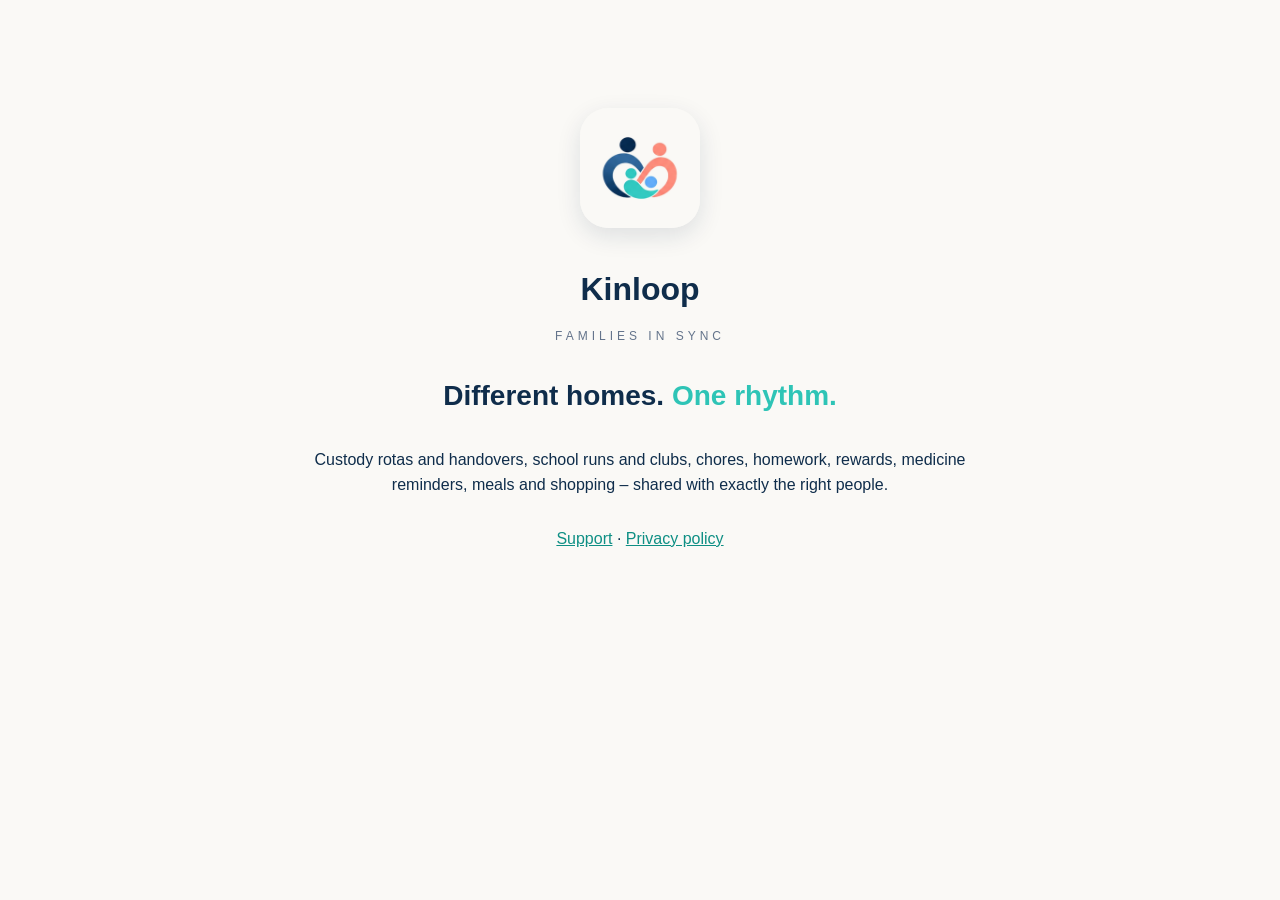
<file: index.html>
<!doctype html>
<html lang="en-GB">
<head>
<meta charset="utf-8">
<meta name="viewport" content="width=device-width, initial-scale=1">
<title>Kinloop – Families in sync</title>
<link rel="stylesheet" href="style.css">
</head>
<body class="home">
<main>
<img src="icon.png" alt="" class="hero-icon">
<h1>Kinloop</h1>
<p class="tag">FAMILIES IN SYNC</p>
<p class="lede">Different homes. <span>One rhythm.</span></p>
<p>Custody rotas and handovers, school runs and clubs, chores, homework, rewards, medicine reminders, meals and shopping – shared with exactly the right people.</p>
<p class="links"><a href="support.html">Support</a> · <a href="privacy.html">Privacy policy</a></p>
</main>
</body>
</html>
</file>
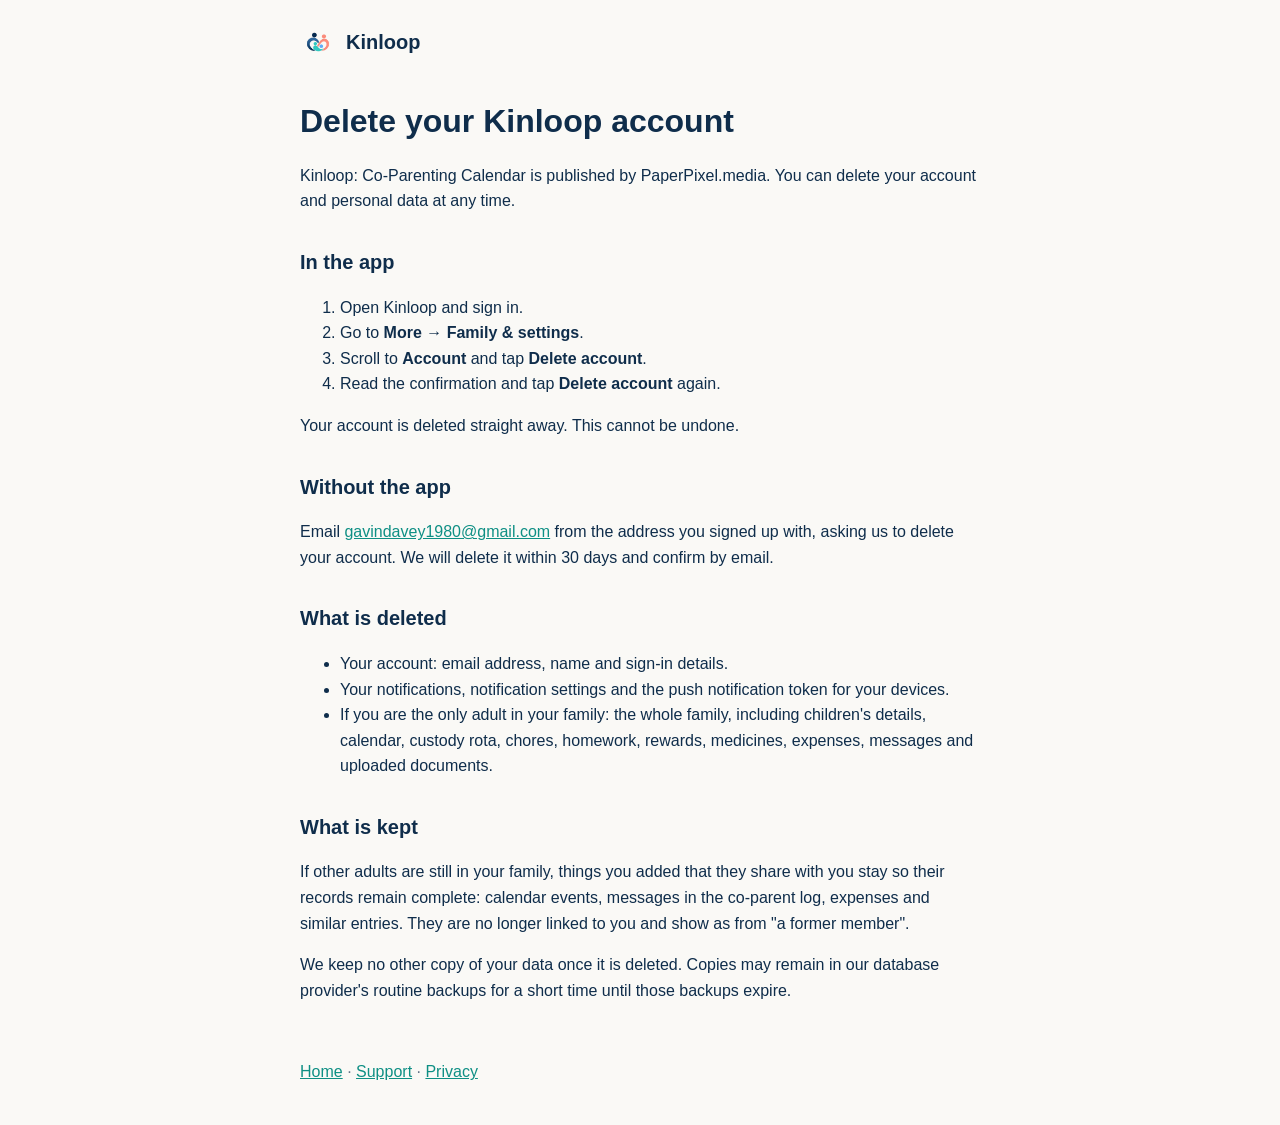
<file: delete-account.html>
<!doctype html>
<html lang="en-GB">
<head>
<meta charset="utf-8">
<meta name="viewport" content="width=device-width, initial-scale=1">
<title>Kinloop – Delete your account</title>
<link rel="stylesheet" href="style.css">
</head>
<body>
<header><a href="index.html" class="brand"><img src="icon.png" alt="">Kinloop</a></header>
<main>
<h1>Delete your Kinloop account</h1>
<p>Kinloop: Co-Parenting Calendar is published by PaperPixel.media. You can delete your account and personal data at any time.</p>

<h2>In the app</h2>
<ol>
<li>Open Kinloop and sign in.</li>
<li>Go to <strong>More → Family &amp; settings</strong>.</li>
<li>Scroll to <strong>Account</strong> and tap <strong>Delete account</strong>.</li>
<li>Read the confirmation and tap <strong>Delete account</strong> again.</li>
</ol>
<p>Your account is deleted straight away. This cannot be undone.</p>

<h2>Without the app</h2>
<p>Email <a href="mailto:gavindavey1980@gmail.com">gavindavey1980@gmail.com</a> from the address you signed up with, asking us to delete your account. We will delete it within 30 days and confirm by email.</p>

<h2>What is deleted</h2>
<ul>
<li>Your account: email address, name and sign-in details.</li>
<li>Your notifications, notification settings and the push notification token for your devices.</li>
<li>If you are the only adult in your family: the whole family, including children's details, calendar, custody rota, chores, homework, rewards, medicines, expenses, messages and uploaded documents.</li>
</ul>

<h2>What is kept</h2>
<p>If other adults are still in your family, things you added that they share with you stay so their records remain complete: calendar events, messages in the co-parent log, expenses and similar entries. They are no longer linked to you and show as from "a former member".</p>
<p>We keep no other copy of your data once it is deleted. Copies may remain in our database provider's routine backups for a short time until those backups expire.</p>
</main>
<footer><a href="index.html">Home</a> · <a href="support.html">Support</a> · <a href="privacy.html">Privacy</a></footer>
</body>
</html>
</file>
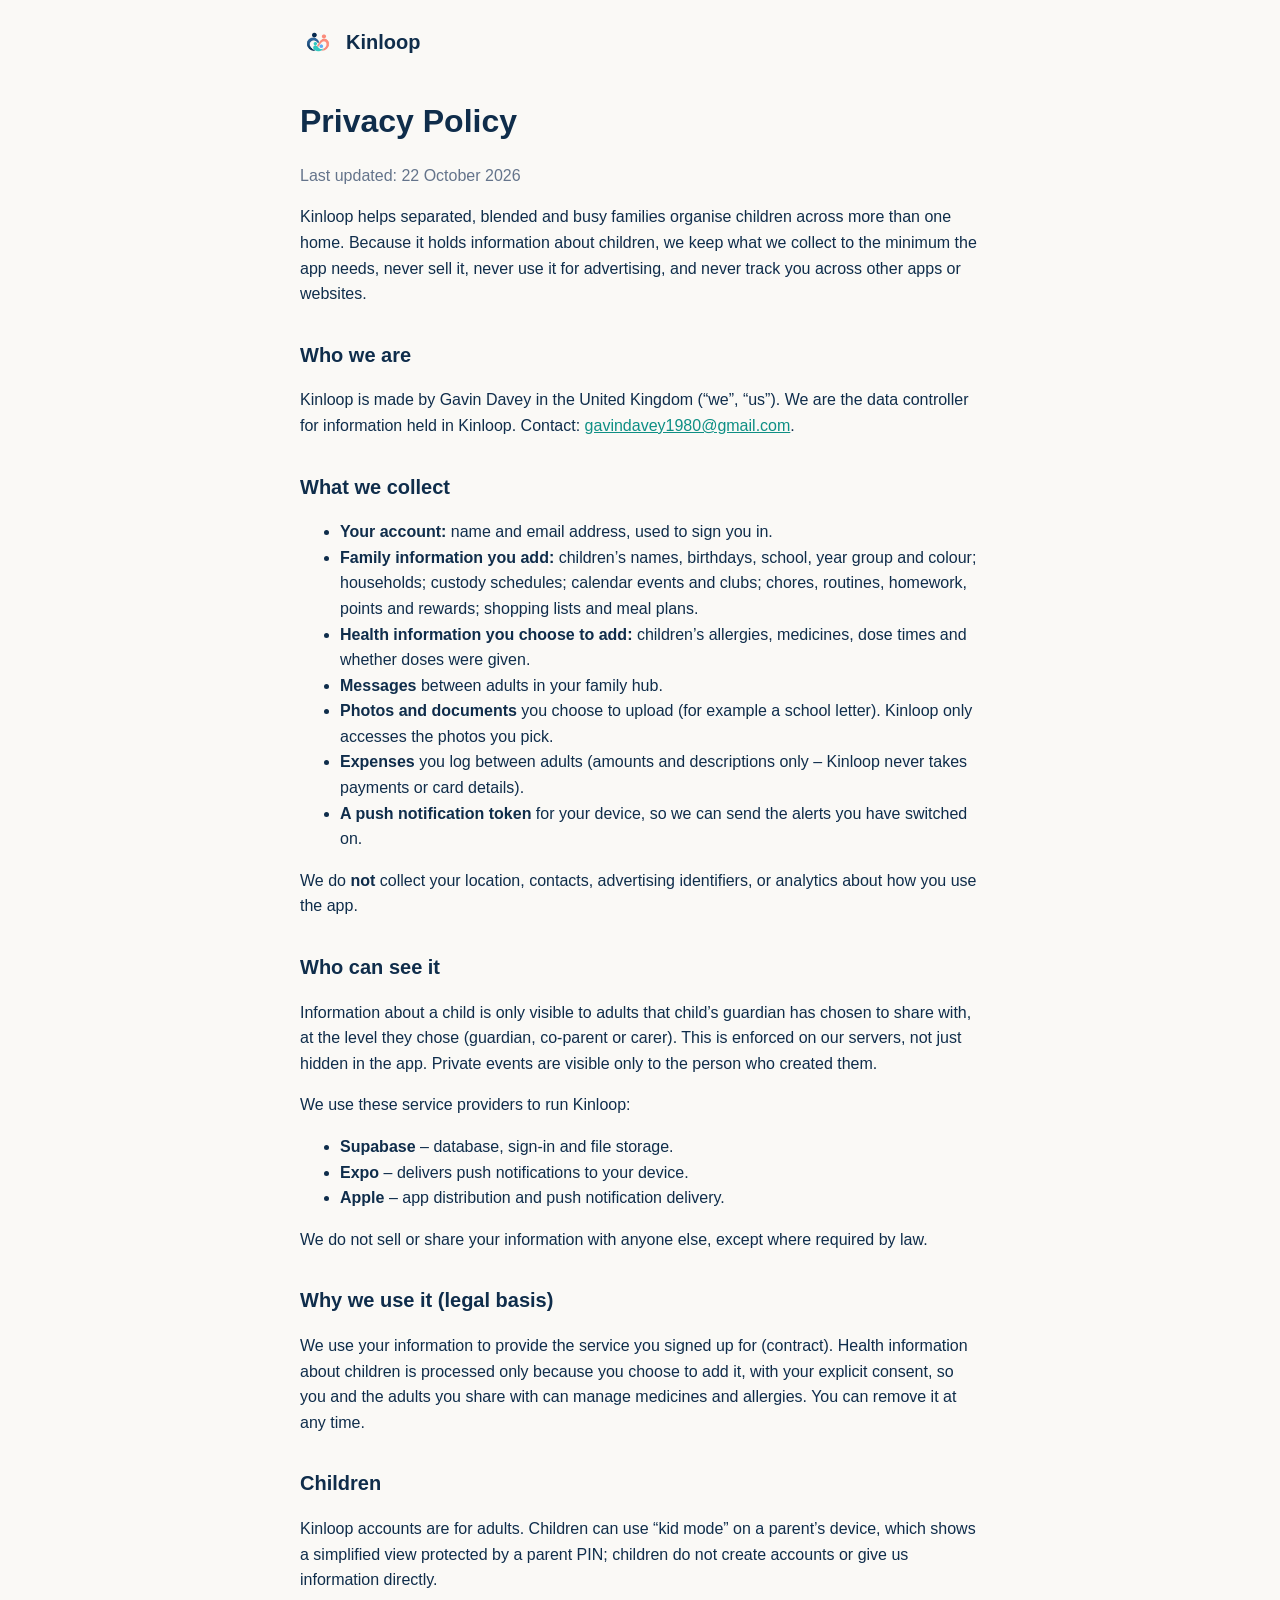
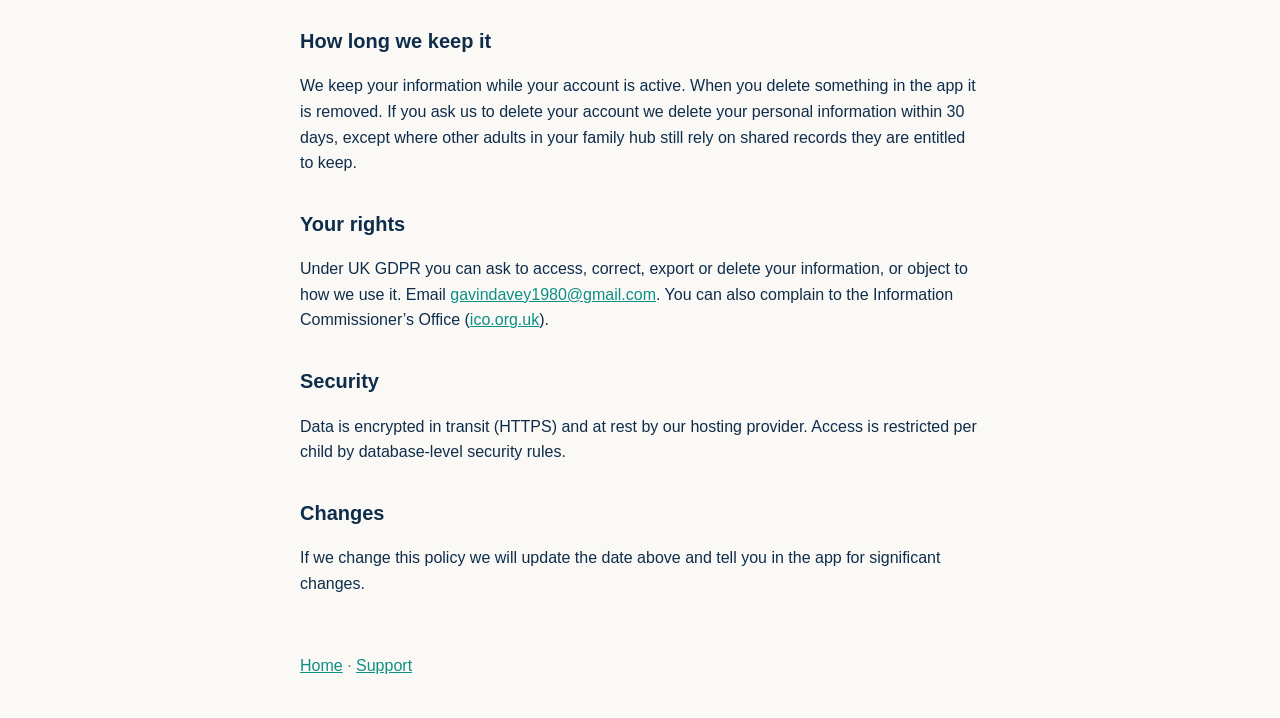
<file: privacy.html>
<!doctype html>
<html lang="en-GB">
<head>
<meta charset="utf-8">
<meta name="viewport" content="width=device-width, initial-scale=1">
<title>Kinloop – Privacy Policy</title>
<link rel="stylesheet" href="style.css">
</head>
<body>
<header><a href="index.html" class="brand"><img src="icon.png" alt="">Kinloop</a></header>
<main>
<h1>Privacy Policy</h1>
<p class="muted">Last updated: 22 October 2026</p>

<p>Kinloop helps separated, blended and busy families organise children across more than one home. Because it holds information about children, we keep what we collect to the minimum the app needs, never sell it, never use it for advertising, and never track you across other apps or websites.</p>

<h2>Who we are</h2>
<p>Kinloop is made by Gavin Davey in the United Kingdom (“we”, “us”). We are the data controller for information held in Kinloop. Contact: <a href="mailto:gavindavey1980@gmail.com">gavindavey1980@gmail.com</a>.</p>

<h2>What we collect</h2>
<ul>
<li><strong>Your account:</strong> name and email address, used to sign you in.</li>
<li><strong>Family information you add:</strong> children’s names, birthdays, school, year group and colour; households; custody schedules; calendar events and clubs; chores, routines, homework, points and rewards; shopping lists and meal plans.</li>
<li><strong>Health information you choose to add:</strong> children’s allergies, medicines, dose times and whether doses were given.</li>
<li><strong>Messages</strong> between adults in your family hub.</li>
<li><strong>Photos and documents</strong> you choose to upload (for example a school letter). Kinloop only accesses the photos you pick.</li>
<li><strong>Expenses</strong> you log between adults (amounts and descriptions only – Kinloop never takes payments or card details).</li>
<li><strong>A push notification token</strong> for your device, so we can send the alerts you have switched on.</li>
</ul>
<p>We do <strong>not</strong> collect your location, contacts, advertising identifiers, or analytics about how you use the app.</p>

<h2>Who can see it</h2>
<p>Information about a child is only visible to adults that child’s guardian has chosen to share with, at the level they chose (guardian, co-parent or carer). This is enforced on our servers, not just hidden in the app. Private events are visible only to the person who created them.</p>
<p>We use these service providers to run Kinloop:</p>
<ul>
<li><strong>Supabase</strong> – database, sign-in and file storage.</li>
<li><strong>Expo</strong> – delivers push notifications to your device.</li>
<li><strong>Apple</strong> – app distribution and push notification delivery.</li>
</ul>
<p>We do not sell or share your information with anyone else, except where required by law.</p>

<h2>Why we use it (legal basis)</h2>
<p>We use your information to provide the service you signed up for (contract). Health information about children is processed only because you choose to add it, with your explicit consent, so you and the adults you share with can manage medicines and allergies. You can remove it at any time.</p>

<h2>Children</h2>
<p>Kinloop accounts are for adults. Children can use “kid mode” on a parent’s device, which shows a simplified view protected by a parent PIN; children do not create accounts or give us information directly.</p>

<h2>How long we keep it</h2>
<p>We keep your information while your account is active. When you delete something in the app it is removed. If you ask us to delete your account we delete your personal information within 30 days, except where other adults in your family hub still rely on shared records they are entitled to keep.</p>

<h2>Your rights</h2>
<p>Under UK GDPR you can ask to access, correct, export or delete your information, or object to how we use it. Email <a href="mailto:gavindavey1980@gmail.com">gavindavey1980@gmail.com</a>. You can also complain to the Information Commissioner’s Office (<a href="https://ico.org.uk">ico.org.uk</a>).</p>

<h2>Security</h2>
<p>Data is encrypted in transit (HTTPS) and at rest by our hosting provider. Access is restricted per child by database-level security rules.</p>

<h2>Changes</h2>
<p>If we change this policy we will update the date above and tell you in the app for significant changes.</p>
</main>
<footer><a href="index.html">Home</a> · <a href="support.html">Support</a></footer>
</body>
</html>
</file>
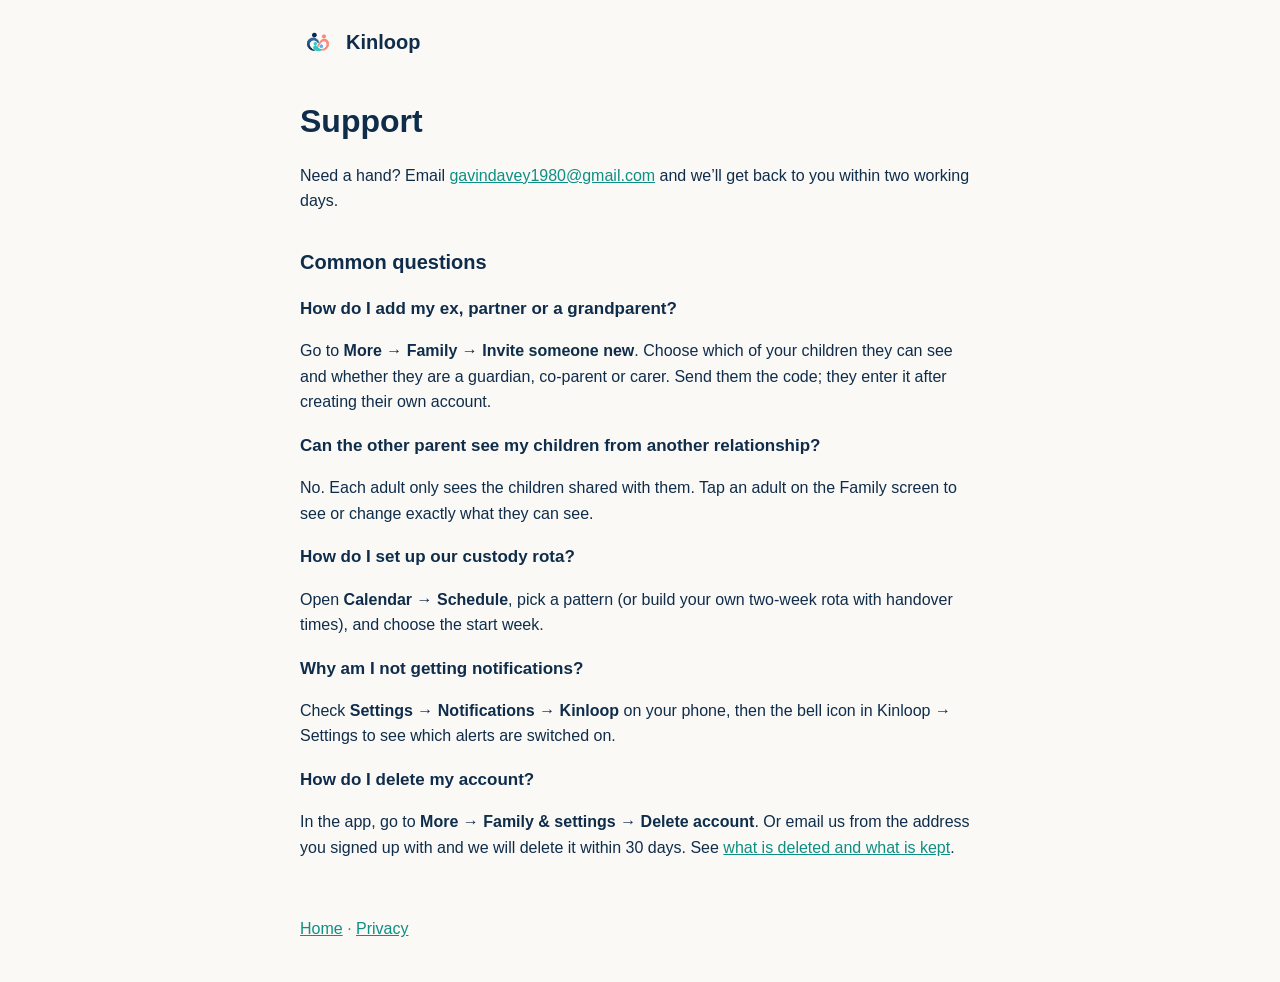
<file: support.html>
<!doctype html>
<html lang="en-GB">
<head>
<meta charset="utf-8">
<meta name="viewport" content="width=device-width, initial-scale=1">
<title>Kinloop – Support</title>
<link rel="stylesheet" href="style.css">
</head>
<body>
<header><a href="index.html" class="brand"><img src="icon.png" alt="">Kinloop</a></header>
<main>
<h1>Support</h1>
<p>Need a hand? Email <a href="mailto:gavindavey1980@gmail.com">gavindavey1980@gmail.com</a> and we’ll get back to you within two working days.</p>

<h2>Common questions</h2>
<h3>How do I add my ex, partner or a grandparent?</h3>
<p>Go to <strong>More → Family → Invite someone new</strong>. Choose which of your children they can see and whether they are a guardian, co-parent or carer. Send them the code; they enter it after creating their own account.</p>

<h3>Can the other parent see my children from another relationship?</h3>
<p>No. Each adult only sees the children shared with them. Tap an adult on the Family screen to see or change exactly what they can see.</p>

<h3>How do I set up our custody rota?</h3>
<p>Open <strong>Calendar → Schedule</strong>, pick a pattern (or build your own two-week rota with handover times), and choose the start week.</p>

<h3>Why am I not getting notifications?</h3>
<p>Check <strong>Settings → Notifications → Kinloop</strong> on your phone, then the bell icon in Kinloop → Settings to see which alerts are switched on.</p>

<h3>How do I delete my account?</h3>
<p>In the app, go to <strong>More → Family &amp; settings → Delete account</strong>. Or email us from the address you signed up with and we will delete it within 30 days. See <a href="delete-account.html">what is deleted and what is kept</a>.</p>
</main>
<footer><a href="index.html">Home</a> · <a href="privacy.html">Privacy</a></footer>
</body>
</html>
</file>
<file: style.css>
:root { --navy: #0F2D4B; --teal: #2EC4B6; --bg: #FAF9F6; --muted: #64748B; }
* { box-sizing: border-box; }
body { margin: 0; background: var(--bg); color: var(--navy); font: 16px/1.6 -apple-system, BlinkMacSystemFont, "Segoe UI", Inter, sans-serif; }
header, main, footer { max-width: 720px; margin: 0 auto; padding: 0 20px; }
header { padding-top: 24px; }
.brand { display: inline-flex; align-items: center; gap: 10px; font-weight: 800; font-size: 20px; color: var(--navy); text-decoration: none; }
.brand img { width: 36px; height: 36px; border-radius: 9px; }
h1 { font-size: 32px; margin: 28px 0 4px; }
h2 { font-size: 20px; margin-top: 32px; }
h3 { font-size: 17px; margin-bottom: 4px; }
a { color: #0E8F84; }
.muted { color: var(--muted); }
footer { padding: 40px 20px; color: var(--muted); }
.home main { text-align: center; padding-top: 12vh; }
.hero-icon { width: 120px; height: 120px; border-radius: 28px; box-shadow: 0 8px 24px rgba(15,45,75,.12); }
.tag { letter-spacing: 4px; font-size: 12px; color: var(--muted); }
.lede { font-size: 28px; font-weight: 800; }
.lede span { color: var(--teal); }
.links { margin-top: 28px; }
</file>
